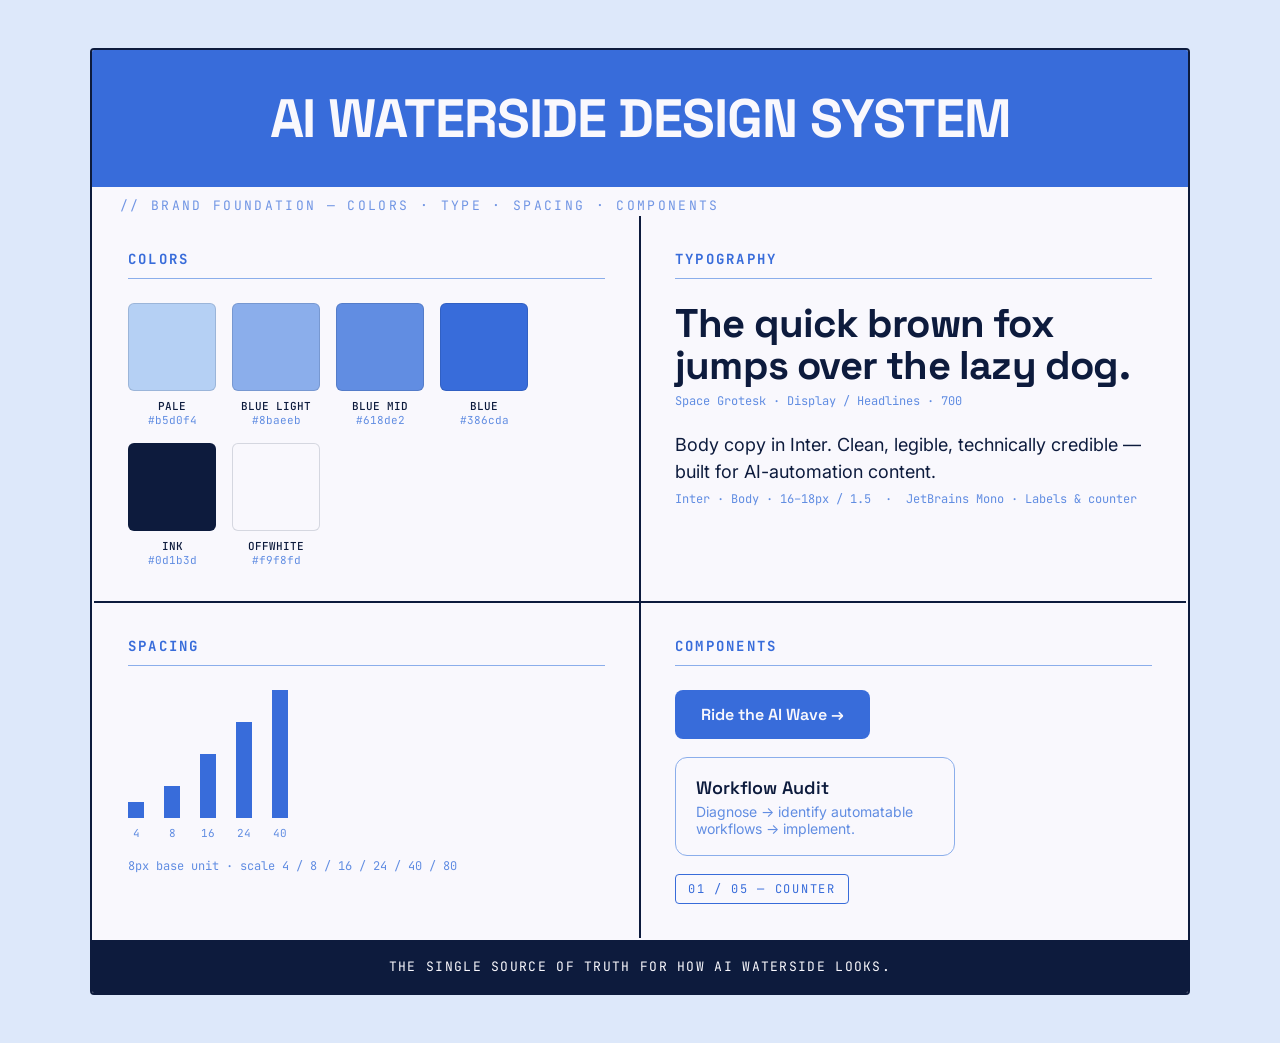
<file: skills/graphic-carousel/brand/design-system.html>
<!DOCTYPE html>
<html lang="en">
<head>
<meta charset="utf-8"/>
<meta name="viewport" content="width=device-width, initial-scale=1"/>
<title>AI Waterside — Design System</title>
<link rel="preconnect" href="https://fonts.googleapis.com">
<link rel="preconnect" href="https://fonts.gstatic.com" crossorigin>
<link href="https://fonts.googleapis.com/css2?family=Space+Grotesk:wght@400;500;600;700&family=Inter:wght@400;500;600&family=JetBrains+Mono:wght@400;500&display=swap" rel="stylesheet">
<style>
  :root{
    --pale:#b5d0f4; --offwhite:#f9f8fd; --blue-light:#8baeeb;
    --blue-mid:#618de2; --blue:#386cda; --ink:#0d1b3d;
  }
  *{box-sizing:border-box;margin:0;padding:0;}
  body{background:#dde8fa;font-family:'Inter',sans-serif;color:var(--ink);
       padding:48px;display:flex;justify-content:center;}
  .board{width:1100px;background:var(--offwhite);border:2px solid var(--ink);
         border-radius:4px;overflow:hidden;}
  .topbar{background:var(--blue);color:var(--offwhite);text-align:center;
          padding:34px;font-family:'Space Grotesk',sans-serif;font-weight:700;
          font-size:54px;letter-spacing:-0.02em;text-transform:uppercase;}
  .eyebrow{font-family:'JetBrains Mono',monospace;font-size:13px;letter-spacing:0.18em;
           text-transform:uppercase;color:var(--blue);opacity:.7;padding:10px 28px 0;}
  .grid{display:grid;grid-template-columns:1fr 1fr;gap:2px;background:var(--ink);
        margin:2px;}
  .cell{background:var(--offwhite);padding:34px;}
  .cell h2{font-family:'JetBrains Mono',monospace;font-size:14px;letter-spacing:0.16em;
           text-transform:uppercase;color:var(--blue);margin-bottom:24px;
           border-bottom:1px solid var(--blue-light);padding-bottom:10px;}
  /* colors */
  .swatches{display:flex;gap:16px;flex-wrap:wrap;}
  .swatch{text-align:center;}
  .chip{width:88px;height:88px;border-radius:6px;border:1px solid rgba(13,27,61,.15);}
  .swatch .name{font-family:'JetBrains Mono',monospace;font-size:11px;margin-top:8px;font-weight:500;}
  .swatch .hex{font-family:'JetBrains Mono',monospace;font-size:11px;color:var(--blue-mid);}
  /* type */
  .h1{font-family:'Space Grotesk',sans-serif;font-weight:700;font-size:40px;line-height:1.05;
      letter-spacing:-0.02em;}
  .meta{font-family:'JetBrains Mono',monospace;font-size:12px;color:var(--blue-mid);margin:6px 0 22px;}
  .body{font-family:'Inter',sans-serif;font-size:18px;line-height:1.5;}
  /* spacing */
  .bars{display:flex;align-items:flex-end;gap:20px;margin-top:8px;}
  .bar{background:var(--blue);width:16px;}
  .spaceitem{text-align:center;font-family:'JetBrains Mono',monospace;font-size:11px;color:var(--blue-mid);margin-top:8px;}
  /* components */
  .btn{display:inline-block;background:var(--blue);color:var(--offwhite);
       font-family:'Space Grotesk',sans-serif;font-weight:600;font-size:16px;
       padding:14px 26px;border-radius:8px;}
  .card{border:1px solid var(--blue-light);border-radius:12px;padding:18px 20px;max-width:280px;margin-top:18px;}
  .card .t{font-family:'Space Grotesk',sans-serif;font-weight:600;font-size:18px;}
  .card .d{font-family:'Inter',sans-serif;font-size:14px;color:var(--blue-mid);margin-top:4px;}
  .mono-label{display:inline-block;font-family:'JetBrains Mono',monospace;font-size:12px;
              letter-spacing:0.14em;text-transform:uppercase;color:var(--blue);
              border:1px solid var(--blue);border-radius:4px;padding:6px 12px;margin-top:18px;}
  .footer{background:var(--ink);color:var(--offwhite);text-align:center;
          font-family:'JetBrains Mono',monospace;font-size:13px;letter-spacing:0.1em;
          text-transform:uppercase;padding:18px;}
</style>
</head>
<body>
  <div class="board">
    <div class="topbar">AI Waterside Design System</div>
    <div class="eyebrow">// Brand foundation — colors · type · spacing · components</div>
    <div class="grid">
      <div class="cell">
        <h2>Colors</h2>
        <div class="swatches">
          <div class="swatch"><div class="chip" style="background:#b5d0f4"></div><div class="name">PALE</div><div class="hex">#b5d0f4</div></div>
          <div class="swatch"><div class="chip" style="background:#8baeeb"></div><div class="name">BLUE LIGHT</div><div class="hex">#8baeeb</div></div>
          <div class="swatch"><div class="chip" style="background:#618de2"></div><div class="name">BLUE MID</div><div class="hex">#618de2</div></div>
          <div class="swatch"><div class="chip" style="background:#386cda"></div><div class="name">BLUE</div><div class="hex">#386cda</div></div>
          <div class="swatch"><div class="chip" style="background:#0d1b3d"></div><div class="name">INK</div><div class="hex">#0d1b3d</div></div>
          <div class="swatch"><div class="chip" style="background:#f9f8fd"></div><div class="name">OFFWHITE</div><div class="hex">#f9f8fd</div></div>
        </div>
      </div>
      <div class="cell">
        <h2>Typography</h2>
        <div class="h1">The quick brown fox jumps over the lazy dog.</div>
        <div class="meta">Space Grotesk · Display / Headlines · 700</div>
        <div class="body">Body copy in Inter. Clean, legible, technically credible — built for AI-automation content.</div>
        <div class="meta">Inter · Body · 16–18px / 1.5 &nbsp;·&nbsp; JetBrains Mono · Labels &amp; counter</div>
      </div>
      <div class="cell">
        <h2>Spacing</h2>
        <div class="bars">
          <div><div class="bar" style="height:16px"></div><div class="spaceitem">4</div></div>
          <div><div class="bar" style="height:32px"></div><div class="spaceitem">8</div></div>
          <div><div class="bar" style="height:64px"></div><div class="spaceitem">16</div></div>
          <div><div class="bar" style="height:96px"></div><div class="spaceitem">24</div></div>
          <div><div class="bar" style="height:128px"></div><div class="spaceitem">40</div></div>
        </div>
        <div class="meta" style="margin-top:18px">8px base unit · scale 4 / 8 / 16 / 24 / 40 / 80</div>
      </div>
      <div class="cell">
        <h2>Components</h2>
        <a class="btn">Ride the AI Wave →</a>
        <div class="card"><div class="t">Workflow Audit</div><div class="d">Diagnose → identify automatable workflows → implement.</div></div>
        <span class="mono-label">01 / 05 — counter</span>
      </div>
    </div>
    <div class="footer">The single source of truth for how AI Waterside looks.</div>
  </div>
</body>
</html>
</file>
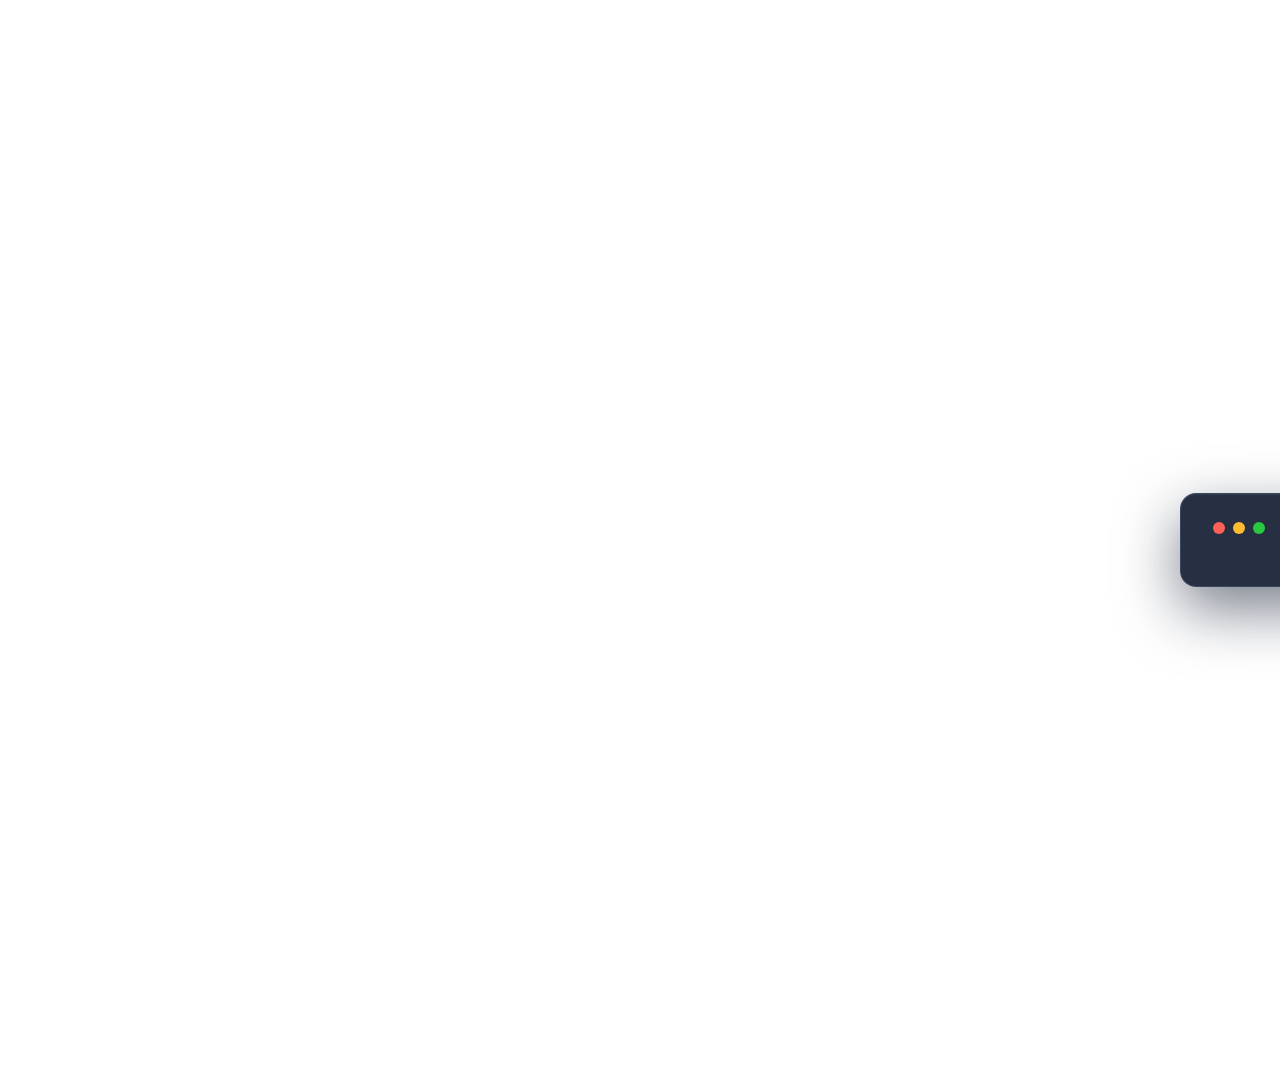
<file: skills/video-editor/scene-library/code-beat.html>
<!doctype html>
<html><head><meta charset="utf-8"><title>code-beat</title>
<link rel="preconnect" href="https://fonts.googleapis.com"><link rel="preconnect" href="https://fonts.gstatic.com" crossorigin>
<link href="https://fonts.googleapis.com/css2?family=Inter:wght@400;600;700;800&family=JetBrains+Mono:wght@400;600;700&display=swap" rel="stylesheet">
<link rel="stylesheet" href="../brand/tokens.css">
<style>
  .term-card {
    position: absolute;
    width: 660px;
    padding: 28px 32px 32px;
    background: rgba(10,20,40,0.88);
    color: var(--aw-text-light);
    border: 1px solid rgba(139,174,235,0.18);
    border-radius: var(--aw-radius);
    box-shadow: 0 22px 60px rgba(10,20,40,0.55), inset 0 1px 0 rgba(255,255,255,0.06);
    font-family: 'JetBrains Mono', monospace;
    backdrop-filter: blur(16px);
  }
  .term-card .bar {
    display: flex; gap: 8px; margin-bottom: 20px;
  }
  .term-card .bar span {
    width: 12px; height: 12px; border-radius: 50%;
    background: rgba(255,255,255,0.22);
  }
  .term-card .bar span:nth-child(1) { background: #ff5f57; }
  .term-card .bar span:nth-child(2) { background: #febc2e; }
  .term-card .bar span:nth-child(3) { background: #28c840; }
  .row {
    display: flex; align-items: center; gap: 14px;
    font-size: 22px; font-weight: 600;
    padding: 9px 0;
    opacity: 0; transform: translateX(-10px);
    transition: opacity 220ms ease, transform 220ms ease;
  }
  .row.in { opacity: 1; transform: translateX(0); }
  .row .prompt { color: var(--aw-blue-soft); }
  .row .cmd    { color: #dfe7f5; }
  .row .tick   { color: #28c840; font-size: 22px; opacity: 0; transition: opacity 200ms ease; }
  .row.done .tick { opacity: 1; }
  .row.done .cmd  { color: rgba(223,231,245,0.65); }
  .layout-A.side-right .term-card { right: 80px; top: 50%; transform: translateY(-50%); }
  .layout-A.side-left  .term-card { left: 80px;  top: 50%; transform: translateY(-50%); }
  .layout-B .term-card { left: 80px; top: 50%; transform: translateY(-50%); width: 1080px; }
  .layout-B .row { font-size: 30px; padding: 12px 0; }
</style></head>
<body>
<div class="stage enter" id="stage">
  <div class="term-card" id="card">
    <div class="bar"><span></span><span></span><span></span></div>
    <div id="rows"></div>
  </div>
</div>
<script>
  window.__READY__ = false;
  window.addEventListener('load', async () => {
    const P = window.__PROPS__ || {};
    const stage = document.getElementById('stage');
    stage.classList.add('layout-' + (P.layout || 'A'));
    if ((P.layout || 'A') === 'A') stage.classList.add('side-' + (P.side || 'right'));
    const rows = P.rows || [];
    const beatStart = P.beat_start_ms || 0;
    const host = document.getElementById('rows');
    rows.forEach(r => {
      const el = document.createElement('div'); el.className = 'row';
      el.innerHTML = `<span class="prompt">$</span><span class="cmd"></span><span class="tick">✓</span>`;
      el.querySelector('.cmd').textContent = r.cmd || r.text || '';
      el.dataset.at   = (r.appear_ms  != null ? r.appear_ms  - beatStart : 0);
      el.dataset.done = (r.done_ms    != null ? r.done_ms    - beatStart : (r.appear_ms ? r.appear_ms - beatStart + 600 : 600));
      host.appendChild(el);
    });
    await document.fonts.ready;
    const start = performance.now();
    function tick() {
      const t = performance.now() - start;
      host.querySelectorAll('.row').forEach(el => {
        if (t >= +el.dataset.at) el.classList.add('in');
        if (t >= +el.dataset.done) el.classList.add('done');
      });
      requestAnimationFrame(tick);
    }
    requestAnimationFrame(tick);
    window.__READY__ = true;
  });
</script>
</body></html>
</file>
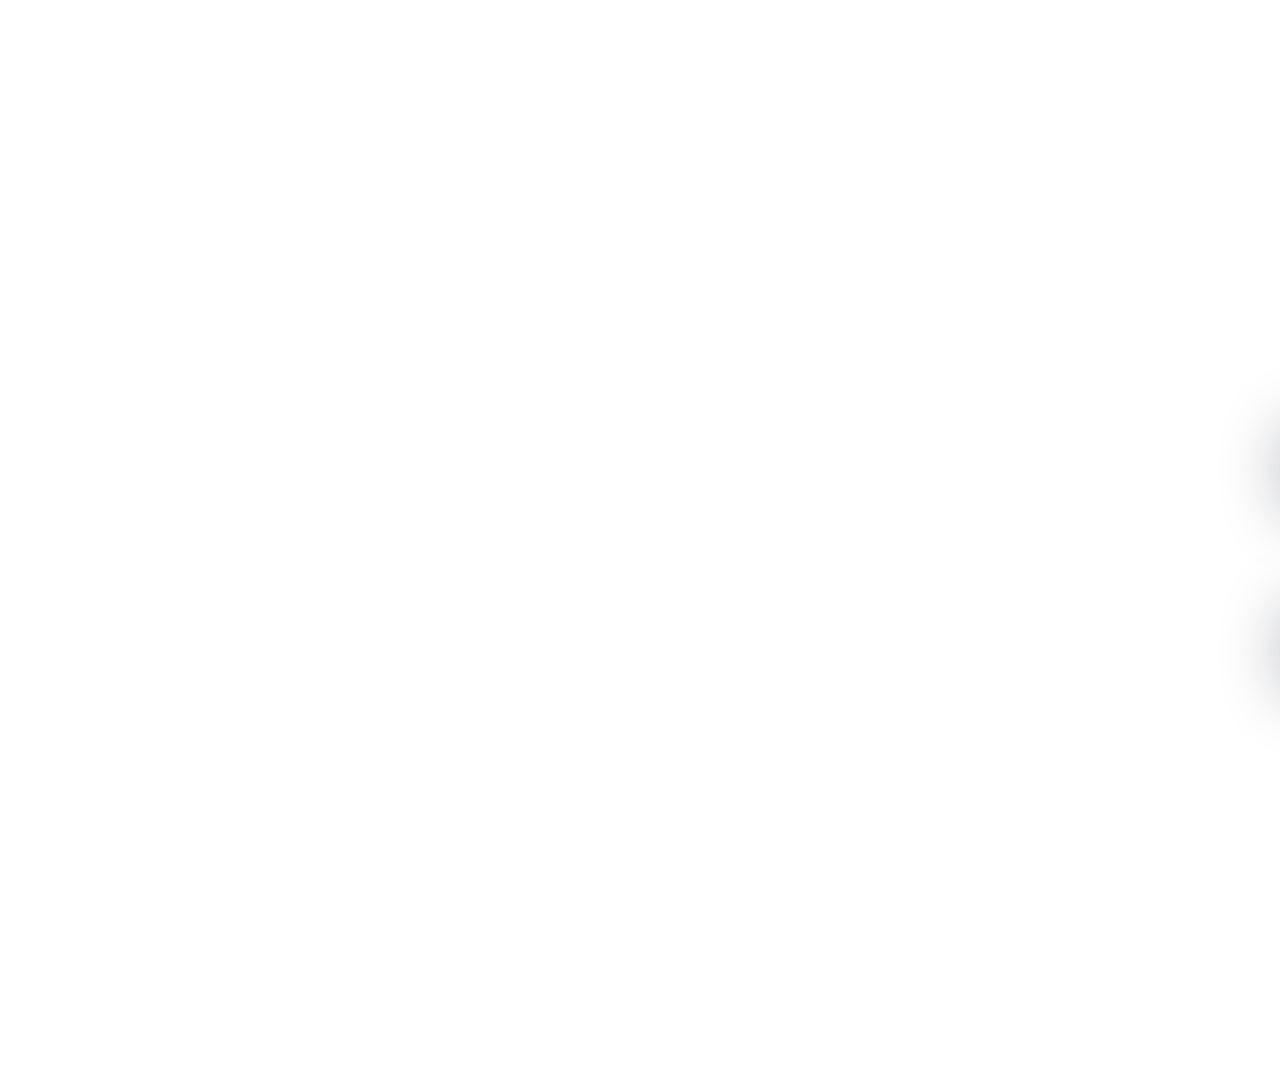
<file: skills/video-editor/scene-library/comparison.html>
<!doctype html>
<html><head><meta charset="utf-8"><title>comparison</title>
<link rel="preconnect" href="https://fonts.googleapis.com"><link rel="preconnect" href="https://fonts.gstatic.com" crossorigin>
<link href="https://fonts.googleapis.com/css2?family=Inter:wght@400;600;700;800&display=swap" rel="stylesheet">
<link rel="stylesheet" href="../brand/tokens.css">
<style>
  .pair {
    position: absolute; display: flex; gap: 24px;
    width: 820px; flex-direction: column;
  }
  .side {
    padding: 28px 32px;
    display: flex; flex-direction: column; gap: 8px;
  }
  .side .tag {
    font-size: 16px; font-weight: 700; letter-spacing: 0.12em; text-transform: uppercase;
    display: inline-flex; align-items: center; gap: 8px;
  }
  .side.before .tag { color: #b0455e; }
  .side.after  .tag { color: var(--aw-primary); }
  .side .tag::before {
    content: ""; width: 8px; height: 8px; border-radius: 50%;
    background: currentColor;
  }
  .side .headline {
    font-size: 32px; font-weight: 700; letter-spacing: -0.02em; color: var(--aw-text-dark);
  }
  .side .detail {
    font-size: 20px; font-weight: 500; color: rgba(10,20,40,0.65); line-height: 1.35;
  }
  .side.after {
    background: linear-gradient(135deg, rgba(56,108,218,0.12), rgba(139,174,235,0.08));
    border: 1px solid rgba(56,108,218,0.22);
  }
  .arrow {
    align-self: center; font-size: 32px; color: var(--aw-primary); font-weight: 800;
  }
  .layout-A.side-right .pair { right: 80px; top: 50%; transform: translateY(-50%); width: 560px; }
  .layout-A.side-left  .pair { left: 80px;  top: 50%; transform: translateY(-50%); width: 560px; }
  .layout-A .side .headline { font-size: 26px; }
  .layout-A .side .detail   { font-size: 17px; }
  .layout-B .pair { left: 50%; top: 50%; transform: translate(-50%, -50%); width: 1500px; flex-direction: row; }
  .layout-B .side { flex: 1; }
  .layout-B .arrow { font-size: 48px; }
</style></head>
<body>
<div class="stage enter" id="stage">
  <div class="pair">
    <div class="side before card" id="before">
      <div class="tag">Before</div>
      <div class="headline" id="bh"></div>
      <div class="detail"  id="bd"></div>
    </div>
    <div class="arrow">→</div>
    <div class="side after card" id="after">
      <div class="tag">After</div>
      <div class="headline" id="ah"></div>
      <div class="detail"  id="ad"></div>
    </div>
  </div>
</div>
<script>
  window.__READY__ = false;
  window.addEventListener('load', async () => {
    const P = window.__PROPS__ || {};
    const stage = document.getElementById('stage');
    stage.classList.add('layout-' + (P.layout || 'A'));
    if ((P.layout || 'A') === 'A') stage.classList.add('side-' + (P.side || 'right'));
    document.getElementById('bh').textContent = (P.before && P.before.headline) || '';
    document.getElementById('bd').textContent = (P.before && P.before.detail) || '';
    document.getElementById('ah').textContent = (P.after && P.after.headline) || '';
    document.getElementById('ad').textContent = (P.after && P.after.detail) || '';
    document.querySelectorAll('.side.before .tag')[0].childNodes[1] && (document.querySelectorAll('.side.before .tag')[0].lastChild.textContent = P.before_label || 'Before');
    if (P.before_label) document.querySelector('.side.before .tag').innerHTML = document.querySelector('.side.before .tag').innerHTML.replace('Before', P.before_label);
    if (P.after_label)  document.querySelector('.side.after .tag').innerHTML  = document.querySelector('.side.after .tag').innerHTML.replace('After', P.after_label);
    await document.fonts.ready;
    window.__READY__ = true;
  });
</script>
</body></html>
</file>
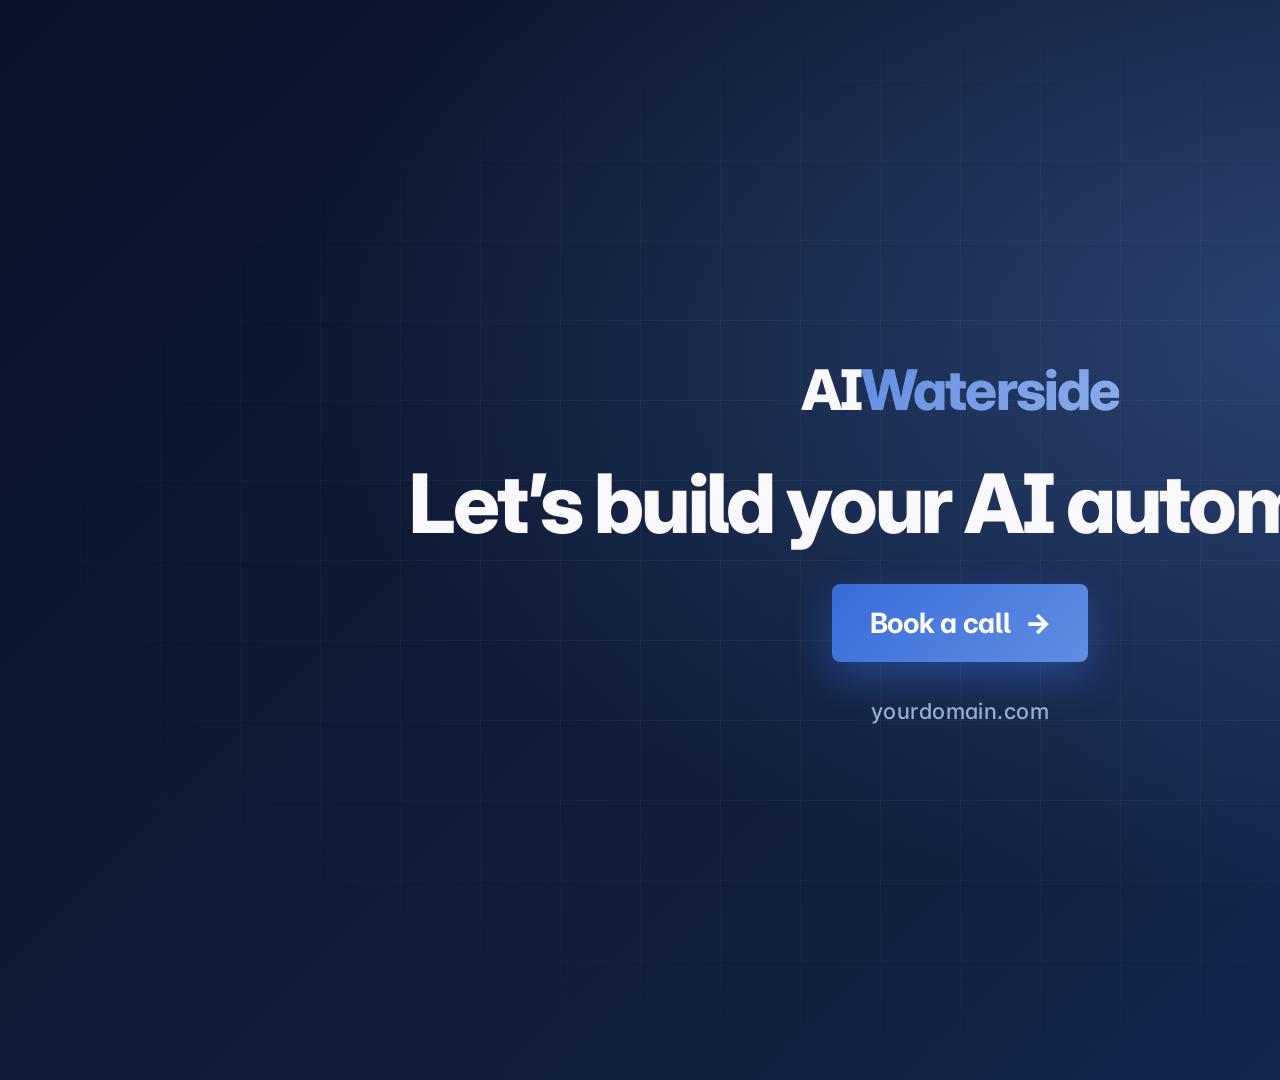
<file: skills/video-editor/scene-library/end-card.html>
<!doctype html>
<html><head><meta charset="utf-8"><title>end-card</title>
<link rel="preconnect" href="https://fonts.googleapis.com"><link rel="preconnect" href="https://fonts.gstatic.com" crossorigin>
<link href="https://fonts.googleapis.com/css2?family=Inter:wght@400;600;700;800&display=swap" rel="stylesheet">
<link rel="stylesheet" href="../brand/tokens.css">
<style>
  .bg {
    position: absolute; inset: 0;
    background: radial-gradient(ellipse at 70% 30%, rgba(97,141,226,0.32), transparent 55%),
                linear-gradient(135deg, #0a1428 0%, #11203f 60%, #163163 100%);
  }
  .grid {
    position: absolute; inset: 0;
    background-image:
      linear-gradient(rgba(255,255,255,0.04) 1px, transparent 1px),
      linear-gradient(90deg, rgba(255,255,255,0.04) 1px, transparent 1px);
    background-size: 80px 80px;
    mask-image: radial-gradient(ellipse at center, black 35%, transparent 75%);
  }
  .wrap {
    position: absolute; inset: 0;
    display: flex; flex-direction: column; align-items: center; justify-content: center;
    gap: 36px; color: var(--aw-text-light);
  }
  .logo-row {
    display: flex; align-items: center; gap: 20px;
  }
  .logo-row img { height: 240px; }
  .logo-row.has-logo .wordmark { display: none; }
  .logo-row .wordmark {
    font-size: 56px; font-weight: 800; letter-spacing: -0.035em;
  }
  .logo-row .wordmark .accent {
    background: var(--aw-gradient); -webkit-background-clip: text; background-clip: text; color: transparent;
  }
  .headline {
    font-size: 82px; font-weight: 800; letter-spacing: -0.035em; text-align: center;
    max-width: 1400px; line-height: 1.08;
  }
  .cta {
    display: inline-flex; align-items: center; gap: 14px;
    padding: 22px 38px;
    background: var(--aw-gradient-primary);
    color: #fff; font-size: 28px; font-weight: 700; letter-spacing: -0.01em;
    border-radius: var(--aw-radius-sm);
    box-shadow: 0 14px 40px rgba(56,108,218,0.45);
  }
  .cta .arrow { font-weight: 800; }
  .url { font-size: 22px; font-weight: 500; color: rgba(181,208,244,0.8); letter-spacing: 0.02em; }
</style></head>
<body>
<div class="stage enter" id="stage">
  <div class="bg"></div><div class="grid"></div>
  <div class="wrap">
    <div class="logo-row">
      <img id="logo" style="display:none"/>
      <div class="wordmark">AI<span class="accent">Waterside</span></div>
    </div>
    <div class="headline" id="headline"></div>
    <div class="cta" id="cta"><span id="cta-text"></span><span class="arrow">→</span></div>
    <div class="url" id="url"></div>
  </div>
</div>
<script>
  window.__READY__ = false;
  window.addEventListener('load', async () => {
    const P = window.__PROPS__ || {};
    const logoEl = document.getElementById('logo');
    if (P.logo_src) {
      const ok = await new Promise(res => {
        logoEl.onload = () => res(true);
        logoEl.onerror = () => res(false);
        logoEl.src = P.logo_src;
      });
      if (ok) {
        logoEl.style.display = '';
        document.querySelector('.logo-row').classList.add('has-logo');
        try { await logoEl.decode(); } catch(e) {}
      }
    } else {
      logoEl.style.display = 'none';
    }
    document.getElementById('headline').textContent = P.headline || 'Let\u2019s build your AI automation.';
    document.getElementById('cta-text').textContent = P.cta || 'Book a call';
    document.getElementById('url').textContent = P.url || 'yourdomain.com';
    await document.fonts.ready;
    window.__READY__ = true;
  });
</script>
</body></html>
</file>
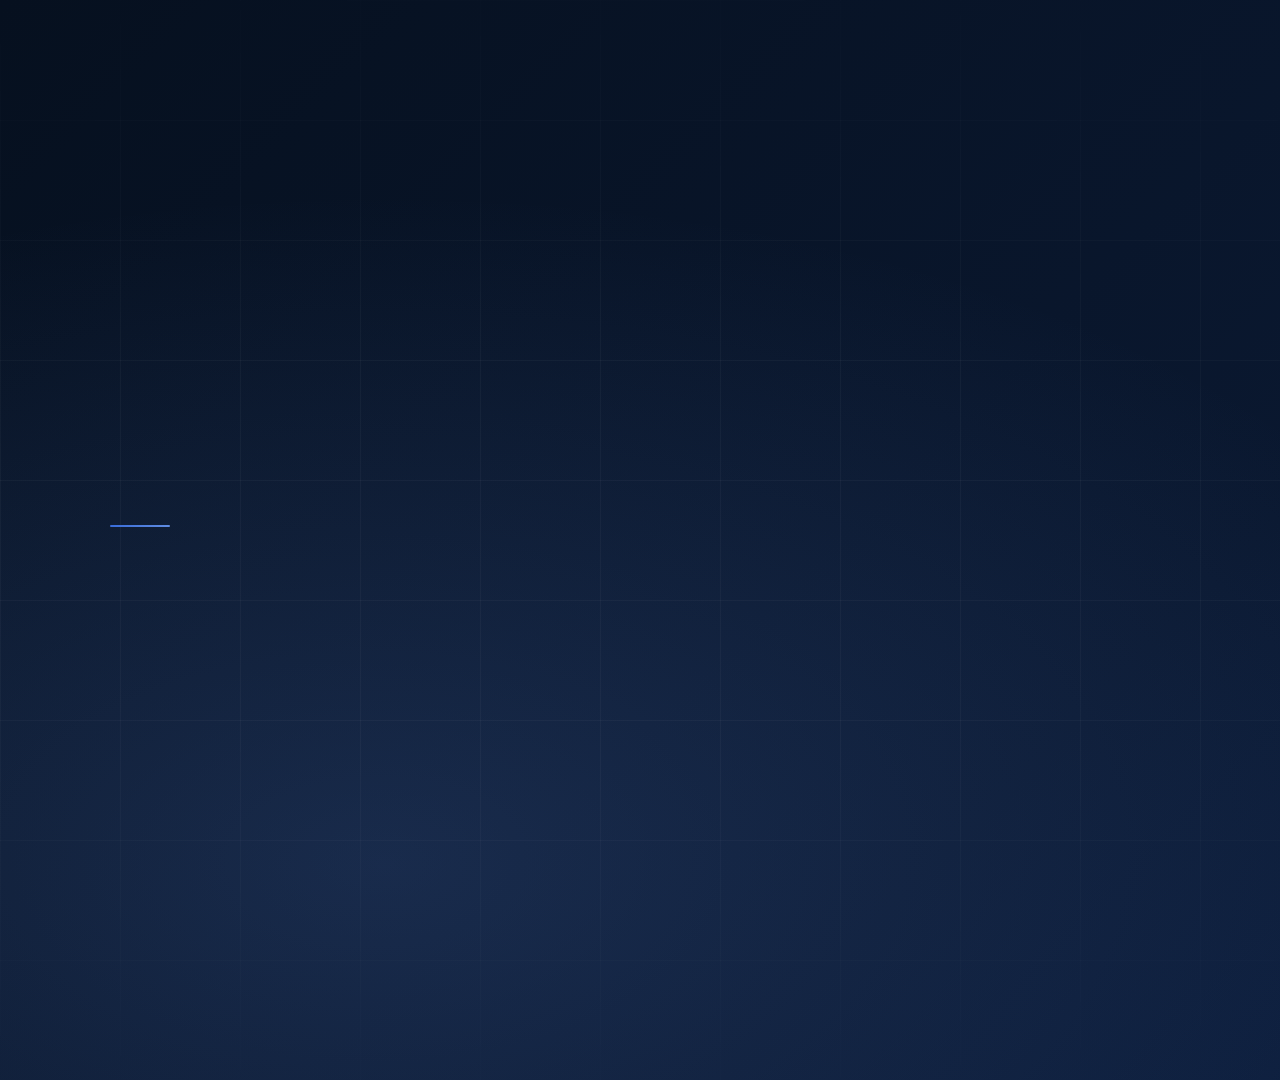
<file: skills/video-editor/scene-library/feature-list.html>
<!doctype html>
<html><head><meta charset="utf-8"><title>feature-list</title>
<link rel="preconnect" href="https://fonts.googleapis.com"><link rel="preconnect" href="https://fonts.gstatic.com" crossorigin>
<link href="https://fonts.googleapis.com/css2?family=Inter:wght@500;600;700;800&display=swap" rel="stylesheet">
<link rel="stylesheet" href="../brand/tokens.css">
<style>
  .bg {
    position: absolute; inset: 0;
    background:
      radial-gradient(ellipse at 20% 80%, rgba(97,141,226,0.18), transparent 55%),
      linear-gradient(135deg, #06101f 0%, #0a1830 60%, #0e2246 100%);
  }
  .grid {
    position: absolute; inset: 0;
    background-image:
      linear-gradient(rgba(255,255,255,0.035) 1px, transparent 1px),
      linear-gradient(90deg, rgba(255,255,255,0.035) 1px, transparent 1px);
    background-size: 120px 120px;
    mask-image: radial-gradient(ellipse at 30% 50%, black 30%, transparent 80%);
  }
  .wrap {
    position: absolute; top: 50%; transform: translateY(-50%);
    left: 110px; width: 880px;
    display: flex; flex-direction: column; gap: 28px;
  }
  .eyebrow {
    display: flex; align-items: center; gap: 16px;
    font-size: 20px; font-weight: 600; letter-spacing: 0.22em; text-transform: uppercase;
    color: rgba(181,208,244,0.95);
  }
  .eyebrow::before {
    content: ""; width: 60px; height: 2px; border-radius: 2px;
    background: var(--aw-gradient-primary);
  }
  .items { display: flex; flex-direction: column; gap: 22px; }
  .item {
    display: flex; align-items: baseline; gap: 22px;
    font-size: 72px; font-weight: 800; letter-spacing: -0.035em; line-height: 1.05;
    color: #f4f8ff;
    text-shadow: 0 2px 30px rgba(97,141,226,0.25);
    opacity: 0; transform: translateX(-24px);
    transition: opacity 450ms ease, transform 450ms cubic-bezier(.2,.7,.2,1);
  }
  .item.visible { opacity: 1; transform: translateX(0); }
  .check {
    display: inline-flex; align-items: center; justify-content: center;
    font-size: 72px; font-weight: 400;
    color: #9ec5ff;
    text-shadow: 0 0 20px rgba(97,141,226,0.55), 0 0 40px rgba(97,141,226,0.35);
  }
  .footer {
    position: absolute; left: 110px; bottom: 80px;
    font-size: 18px; color: rgba(181,208,244,0.55); letter-spacing: 0.12em; text-transform: uppercase;
  }
</style></head>
<body>
<div class="stage" id="stage">
  <div class="bg"></div><div class="grid"></div>
  <div class="wrap">
    <div class="eyebrow" id="eyebrow"></div>
    <div class="items" id="items"></div>
  </div>
  <div class="footer" id="footer"></div>
</div>
<script>
  window.__READY__ = false;
  window.addEventListener('load', async () => {
    const P = window.__PROPS__ || {};
    document.getElementById('eyebrow').textContent = P.eyebrow || '';
    document.getElementById('footer').textContent  = P.footer || '';
    const items = P.items || [];
    const box = document.getElementById('items');
    items.forEach((it, i) => {
      const d = document.createElement('div');
      d.className = 'item';
      const text = (it.text || "").replace(/[&<>]/g, c => ({'&':'&amp;','<':'&lt;','>':'&gt;'}[c]));
      d.innerHTML = `<span class="label">${text}</span><span class="check">&#10003;</span>`;
      box.appendChild(d);
      setTimeout(() => d.classList.add('visible'), it.appear_ms || (i * 700));
    });
    await document.fonts.ready;
    window.__READY__ = true;
  });
</script>
</body></html>
</file>
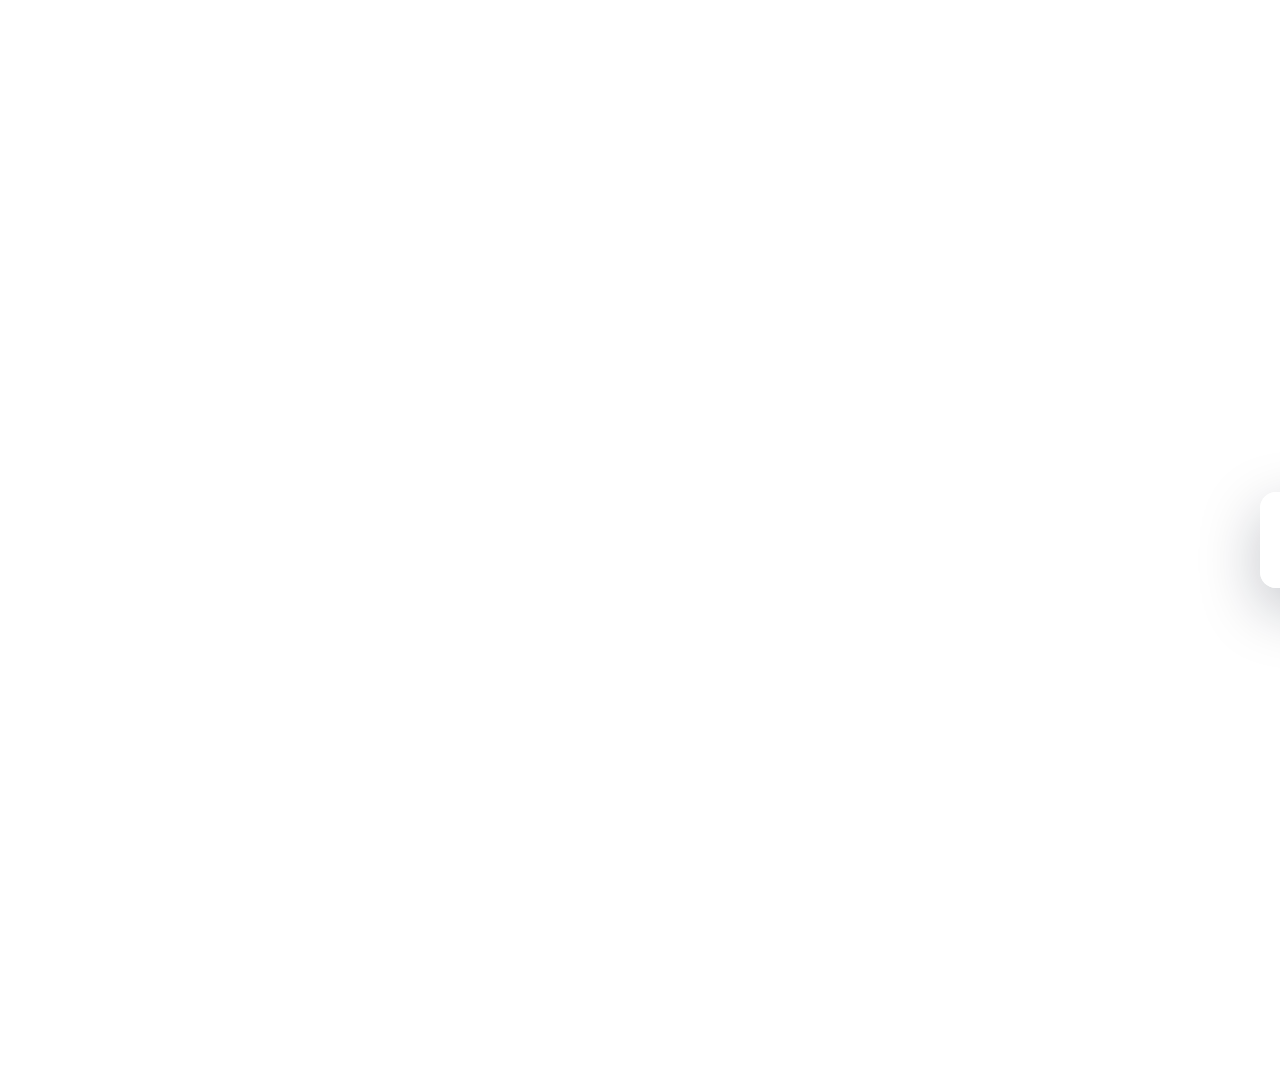
<file: skills/video-editor/scene-library/list-build.html>
<!doctype html>
<html><head><meta charset="utf-8"><title>list-build</title>
<link rel="preconnect" href="https://fonts.googleapis.com"><link rel="preconnect" href="https://fonts.gstatic.com" crossorigin>
<link href="https://fonts.googleapis.com/css2?family=Inter:wght@400;600;700;800&display=swap" rel="stylesheet">
<link rel="stylesheet" href="../brand/tokens.css">
<style>
  .list-card {
    position: absolute; width: 580px; padding: 36px 44px;
    display: flex; flex-direction: column; gap: 18px;
  }
  .list-card .title {
    font-size: 22px; font-weight: 700; letter-spacing: 0.08em;
    text-transform: uppercase; color: var(--aw-primary);
    margin-bottom: 4px;
  }
  .item {
    display: flex; align-items: center; gap: 18px;
    font-size: 30px; font-weight: 600; color: var(--aw-text-dark);
    letter-spacing: -0.015em;
    opacity: 0; transform: translateX(-12px);
    transition: opacity 300ms ease, transform 300ms ease;
  }
  .item.in { opacity: 1; transform: translateX(0); }
  .check {
    flex: 0 0 40px; width: 40px; height: 40px; border-radius: 12px;
    background: var(--aw-gradient-primary);
    display: flex; align-items: center; justify-content: center;
    box-shadow: 0 6px 16px rgba(56,108,218,0.35);
  }
  .check svg { width: 22px; height: 22px; stroke: #fff; fill: none; stroke-width: 3.5; stroke-linecap: round; stroke-linejoin: round; }
  .layout-A.side-right .list-card { right: 80px; top: 50%; transform: translateY(-50%); }
  .layout-A.side-left  .list-card { left: 80px;  top: 50%; transform: translateY(-50%); }
  .layout-B .list-card { left: 80px; top: 50%; transform: translateY(-50%); width: 1000px; }
  .layout-B .item { font-size: 44px; }
  .layout-B .check { flex-basis: 56px; width: 56px; height: 56px; border-radius: 16px; }
  .layout-B .check svg { width: 30px; height: 30px; }
</style></head>
<body>
<div class="stage" id="stage">
  <div class="list-card card enter" id="card">
    <div class="title" id="title"></div>
    <div id="items"></div>
  </div>
</div>
<script>
  window.__READY__ = false;
  window.addEventListener('load', async () => {
    const P = window.__PROPS__ || {};
    const stage = document.getElementById('stage');
    stage.classList.add('layout-' + (P.layout || 'A'));
    if ((P.layout || 'A') === 'A') stage.classList.add('side-' + (P.side || 'right'));
    document.getElementById('title').textContent = P.title || '';
    const host = document.getElementById('items');
    const items = P.items || [];
    const beatStart = P.beat_start_ms || 0;
    items.forEach((it) => {
      const row = document.createElement('div'); row.className = 'item';
      row.innerHTML = `<div class="check"><svg viewBox="0 0 24 24"><polyline points="4,12 10,18 20,6"/></svg></div><div class="text"></div>`;
      row.querySelector('.text').textContent = it.text;
      row.dataset.at = (it.appear_ms != null ? it.appear_ms - beatStart : 0);
      host.appendChild(row);
    });
    await document.fonts.ready;
    const start = performance.now();
    function tick() {
      const t = performance.now() - start;
      host.querySelectorAll('.item').forEach(el => {
        if (t >= +el.dataset.at) el.classList.add('in');
      });
      requestAnimationFrame(tick);
    }
    requestAnimationFrame(tick);
    window.__READY__ = true;
  });
</script>
</body></html>
</file>
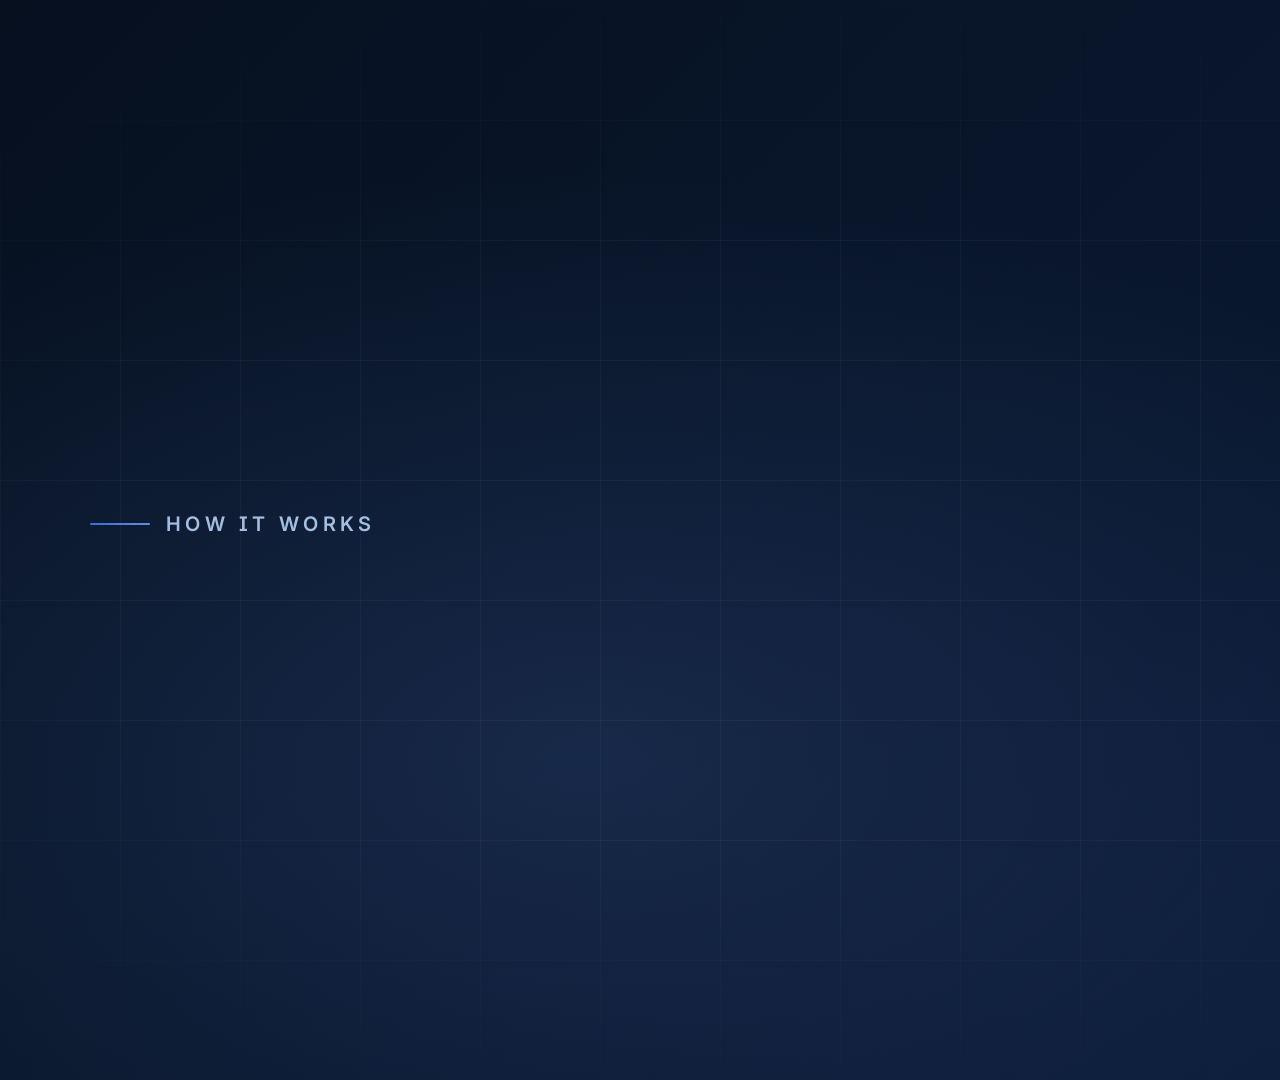
<file: skills/video-editor/scene-library/process-flow.html>
<!doctype html>
<html><head><meta charset="utf-8"><title>process-flow</title>
<link rel="preconnect" href="https://fonts.googleapis.com"><link rel="preconnect" href="https://fonts.gstatic.com" crossorigin>
<link href="https://fonts.googleapis.com/css2?family=Inter:wght@500;600;700;800&display=swap" rel="stylesheet">
<link rel="stylesheet" href="../brand/tokens.css">
<style>
  .bg {
    position: absolute; inset: 0;
    background:
      radial-gradient(ellipse at 30% 70%, rgba(97,141,226,0.16), transparent 55%),
      linear-gradient(135deg, #06101f 0%, #0a1830 60%, #0e2246 100%);
  }
  .grid {
    position: absolute; inset: 0;
    background-image:
      linear-gradient(rgba(255,255,255,0.035) 1px, transparent 1px),
      linear-gradient(90deg, rgba(255,255,255,0.035) 1px, transparent 1px);
    background-size: 120px 120px;
    mask-image: radial-gradient(ellipse at 40% 50%, black 40%, transparent 80%);
  }
  .wrap {
    position: absolute; top: 50%; transform: translateY(-50%);
    left: 90px; width: 960px;
    display: flex; flex-direction: column; gap: 32px;
  }
  .eyebrow {
    display: flex; align-items: center; gap: 16px;
    font-size: 20px; font-weight: 600; letter-spacing: 0.22em; text-transform: uppercase;
    color: rgba(181,208,244,0.9);
  }
  .eyebrow::before {
    content: ""; width: 60px; height: 2px; border-radius: 2px;
    background: var(--aw-gradient-primary);
  }
  .row { display: flex; align-items: center; gap: 18px; }
  .node {
    width: 200px; height: 168px;
    background: rgba(16,22,38,0.55);
    border: 1.5px solid rgba(155,185,240,0.35);
    border-radius: 14px;
    display: flex; flex-direction: column; align-items: center; justify-content: center;
    gap: 14px;
    box-shadow: inset 0 1px 0 rgba(255,255,255,0.05), 0 24px 48px rgba(0,0,0,0.35);
    opacity: 0; transform: translateY(12px);
    transition: opacity 450ms ease, transform 450ms cubic-bezier(.2,.7,.2,1);
  }
  .node.visible { opacity: 1; transform: translateY(0); }
  .node .icon {
    font-size: 54px; line-height: 1;
    background: linear-gradient(135deg,#9ec5ff 0%,#b5d0f4 100%);
    -webkit-background-clip: text; background-clip: text; color: transparent;
    text-shadow: 0 0 20px rgba(97,141,226,0.45);
  }
  .node .label {
    font-size: 18px; font-weight: 700; letter-spacing: 0.18em; text-transform: uppercase;
    color: rgba(220,230,250,0.92);
  }
  .arrow {
    color: rgba(155,185,240,0.55); font-size: 40px; line-height: 1;
    opacity: 0; transition: opacity 400ms ease 150ms;
  }
  .arrow.visible { opacity: 1; }
</style></head>
<body>
<div class="stage" id="stage">
  <div class="bg"></div><div class="grid"></div>
  <div class="wrap">
    <div class="eyebrow" id="eyebrow"></div>
    <div class="row" id="row"></div>
  </div>
</div>
<script>
  window.__READY__ = false;
  window.addEventListener('load', async () => {
    const P = window.__PROPS__ || {};
    document.getElementById('eyebrow').textContent = P.eyebrow || 'HOW IT WORKS';
    const nodes = (P.nodes || []).slice(0, 4);
    const row = document.getElementById('row');
    nodes.forEach((n, i) => {
      const d = document.createElement('div');
      d.className = 'node';
      d.innerHTML = `<div class="icon">${n.icon || '&#9632;'}</div><div class="label">${(n.label||'').replace(/[&<>]/g,c=>({'&':'&amp;','<':'&lt;','>':'&gt;'}[c]))}</div>`;
      row.appendChild(d);
      setTimeout(() => d.classList.add('visible'), n.appear_ms != null ? n.appear_ms : i * 600);
      if (i < nodes.length - 1) {
        const a = document.createElement('div');
        a.className = 'arrow'; a.textContent = '→';
        row.appendChild(a);
        setTimeout(() => a.classList.add('visible'), (n.appear_ms != null ? n.appear_ms : i * 600) + 250);
      }
    });
    await document.fonts.ready;
    window.__READY__ = true;
  });
</script>
</body></html>
</file>
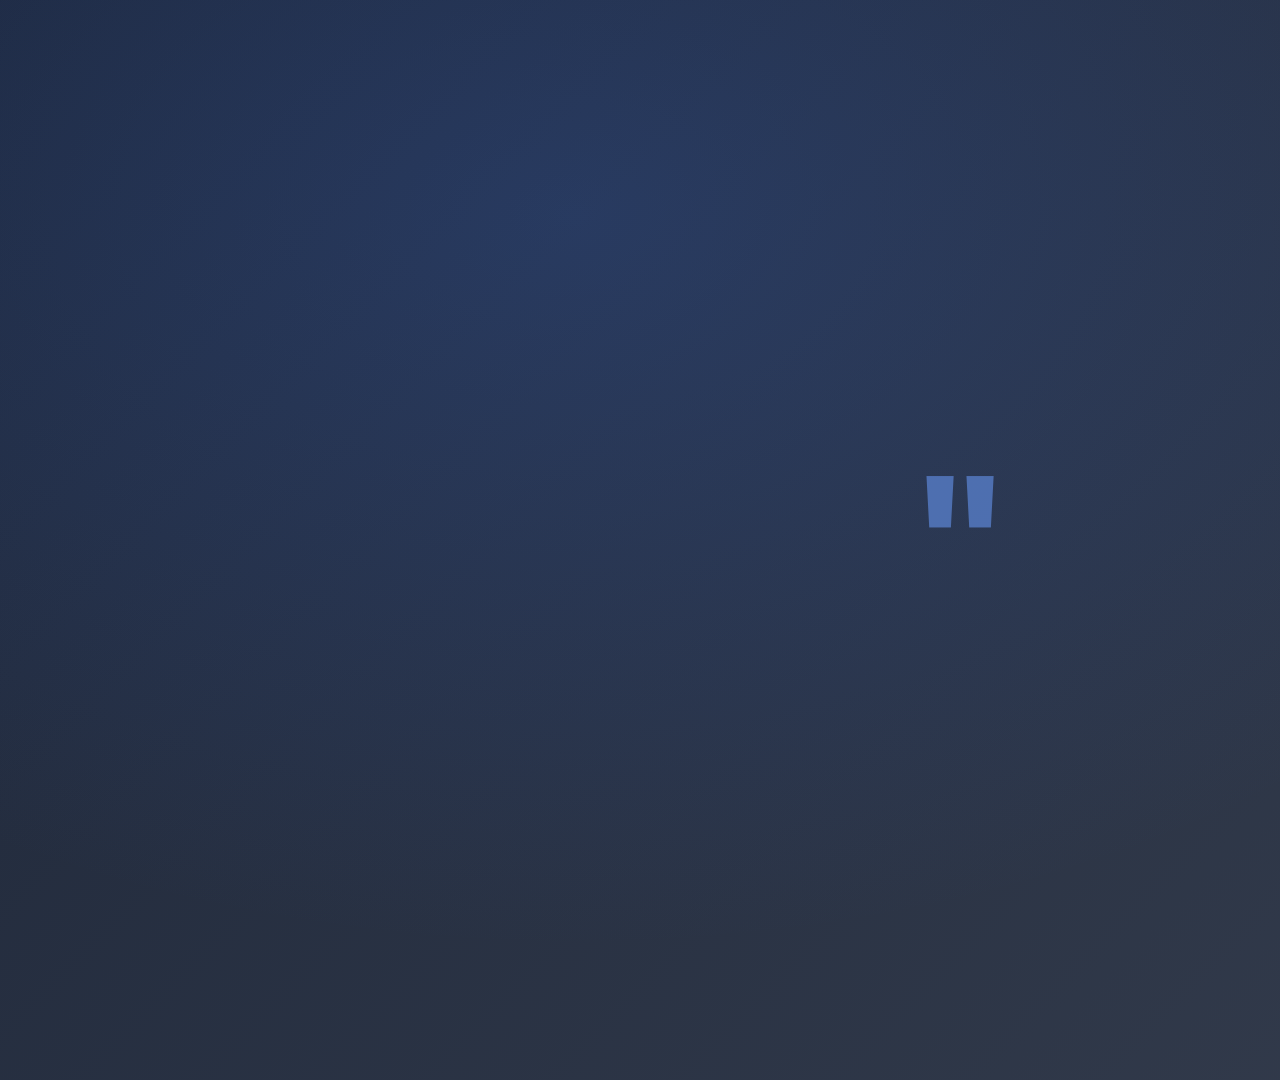
<file: skills/video-editor/scene-library/quote-card.html>
<!doctype html>
<html><head><meta charset="utf-8"><title>quote-card</title>
<link rel="preconnect" href="https://fonts.googleapis.com"><link rel="preconnect" href="https://fonts.gstatic.com" crossorigin>
<link href="https://fonts.googleapis.com/css2?family=Inter:wght@400;600;700;800&display=swap" rel="stylesheet">
<link rel="stylesheet" href="../brand/tokens.css">
<style>
  .backdrop {
    position: absolute; inset: 0;
    background: radial-gradient(ellipse at 30% 20%, rgba(56,108,218,0.22), transparent 60%),
                linear-gradient(135deg, rgba(10,20,40,0.92) 0%, rgba(10,20,40,0.82) 100%);
  }
  .quote-wrap {
    position: absolute; inset: 0;
    display: flex; align-items: center; justify-content: center;
    padding: 120px;
  }
  .quote {
    max-width: 1400px; color: var(--aw-text-light);
    text-align: left;
  }
  .mark {
    font-size: 180px; line-height: 0.8; font-weight: 800;
    color: var(--aw-blue-mid); opacity: 0.65; margin-bottom: -40px;
  }
  .quote .body {
    font-size: 78px; font-weight: 700; line-height: 1.18;
    letter-spacing: -0.028em;
  }
  .quote .attr {
    margin-top: 36px; font-size: 26px; font-weight: 500;
    color: rgba(249,248,253,0.7); letter-spacing: 0.02em;
  }
  .quote .attr strong { color: var(--aw-blue-soft); font-weight: 700; }
  /* Layout B is the default (full-stage). Layout A shrinks to a side card. */
  .layout-A .backdrop { background: transparent; }
  .layout-A .quote-wrap { justify-content: flex-end; padding: 60px 80px; }
  .layout-A .quote { max-width: 640px; background: var(--aw-glass-dark); border: var(--aw-border-dark); border-radius: var(--aw-radius); padding: 40px 44px; backdrop-filter: blur(20px); }
  .layout-A .mark { font-size: 110px; margin-bottom: -18px; }
  .layout-A .quote .body { font-size: 42px; }
  .layout-A .quote .attr { font-size: 20px; margin-top: 20px; }
  .layout-A.side-left .quote-wrap { justify-content: flex-start; }
</style></head>
<body>
<div class="stage enter" id="stage">
  <div class="backdrop"></div>
  <div class="quote-wrap">
    <div class="quote">
      <div class="mark">"</div>
      <div class="body" id="body"></div>
      <div class="attr" id="attr"></div>
    </div>
  </div>
</div>
<script>
  window.__READY__ = false;
  window.addEventListener('load', async () => {
    const P = window.__PROPS__ || {};
    const stage = document.getElementById('stage');
    stage.classList.add('layout-' + (P.layout || 'B'));
    if ((P.layout || 'B') === 'A') stage.classList.add('side-' + (P.side || 'right'));
    document.getElementById('body').textContent = P.quote || '';
    const attr = P.attribution || '';
    document.getElementById('attr').innerHTML = attr ? ('— <strong>' + attr + '</strong>') : '';
    await document.fonts.ready;
    window.__READY__ = true;
  });
</script>
</body></html>
</file>
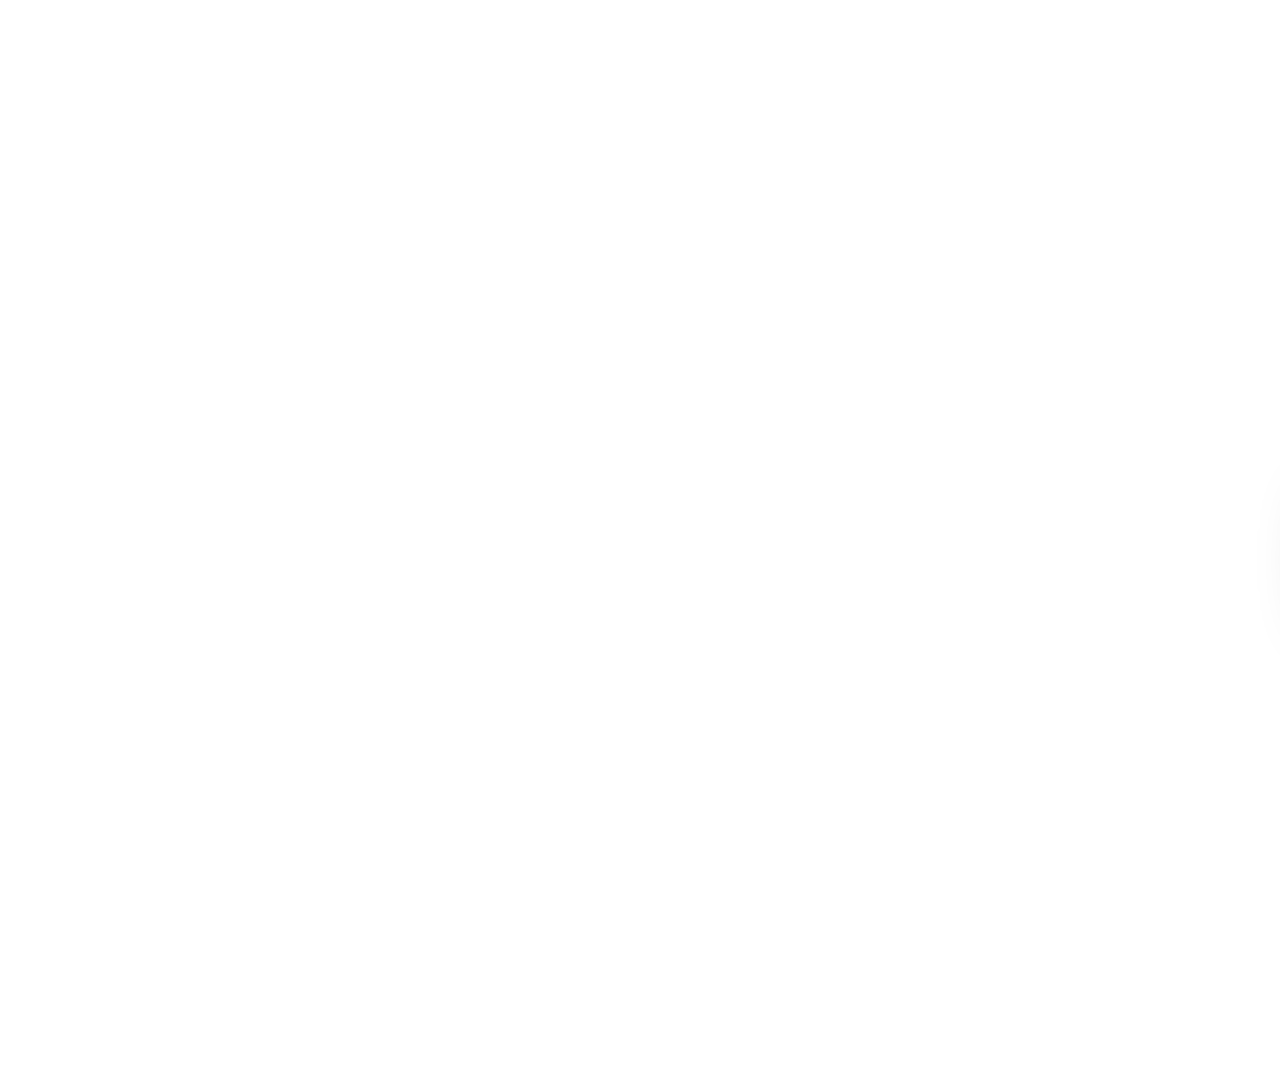
<file: skills/video-editor/scene-library/stat-callout.html>
<!doctype html>
<html><head><meta charset="utf-8"><title>stat-callout</title>
<link rel="preconnect" href="https://fonts.googleapis.com"><link rel="preconnect" href="https://fonts.gstatic.com" crossorigin>
<link href="https://fonts.googleapis.com/css2?family=Inter:wght@400;600;700;800&display=swap" rel="stylesheet">
<link rel="stylesheet" href="../brand/tokens.css">
<style>
  .stat-card {
    position: absolute;
    width: 520px;
    padding: 44px 48px;
    display: flex; flex-direction: column; gap: 12px;
  }
  .stat-card .eyebrow {
    font-size: 18px; font-weight: 600; letter-spacing: 0.14em; text-transform: uppercase;
    color: var(--aw-primary); opacity: 0.85;
  }
  .stat-card .number {
    font-size: 148px; font-weight: 800; line-height: 0.95;
    letter-spacing: -0.045em;
    background: var(--aw-gradient-primary);
    -webkit-background-clip: text; background-clip: text; color: transparent;
  }
  .stat-card .label {
    font-size: 32px; font-weight: 600; color: var(--aw-text-dark); letter-spacing: -0.01em;
  }
  .stat-card .sub {
    font-size: 20px; color: rgba(10,20,40,0.62); font-weight: 500; margin-top: 4px;
  }
  .layout-A.side-left .stat-card { left: 80px; top: 50%; transform: translateY(-50%); }
  .layout-A.side-right .stat-card { right: 80px; top: 50%; transform: translateY(-50%); }
  .layout-B .stat-card { left: 80px; top: 50%; transform: translateY(-50%); width: 900px; }
  .layout-B .stat-card .number { font-size: 240px; }
</style></head>
<body>
<div class="stage" id="stage">
  <div class="stat-card card enter" id="card">
    <div class="eyebrow" id="eyebrow"></div>
    <div class="number" id="number"></div>
    <div class="label" id="label"></div>
    <div class="sub" id="sub"></div>
  </div>
</div>
<script>
  window.__READY__ = false;
  window.addEventListener('load', async () => {
    const P = window.__PROPS__ || {};
    const stage = document.getElementById('stage');
    stage.classList.add('layout-' + (P.layout || 'A'));
    if ((P.layout || 'A') === 'A') stage.classList.add('side-' + (P.side || 'right'));
    document.getElementById('eyebrow').textContent = P.eyebrow || '';
    document.getElementById('number').textContent = P.number || '';
    document.getElementById('label').textContent  = P.label || '';
    document.getElementById('sub').textContent    = P.sub || '';
    await document.fonts.ready;
    window.__READY__ = true;
  });
</script>
</body></html>
</file>
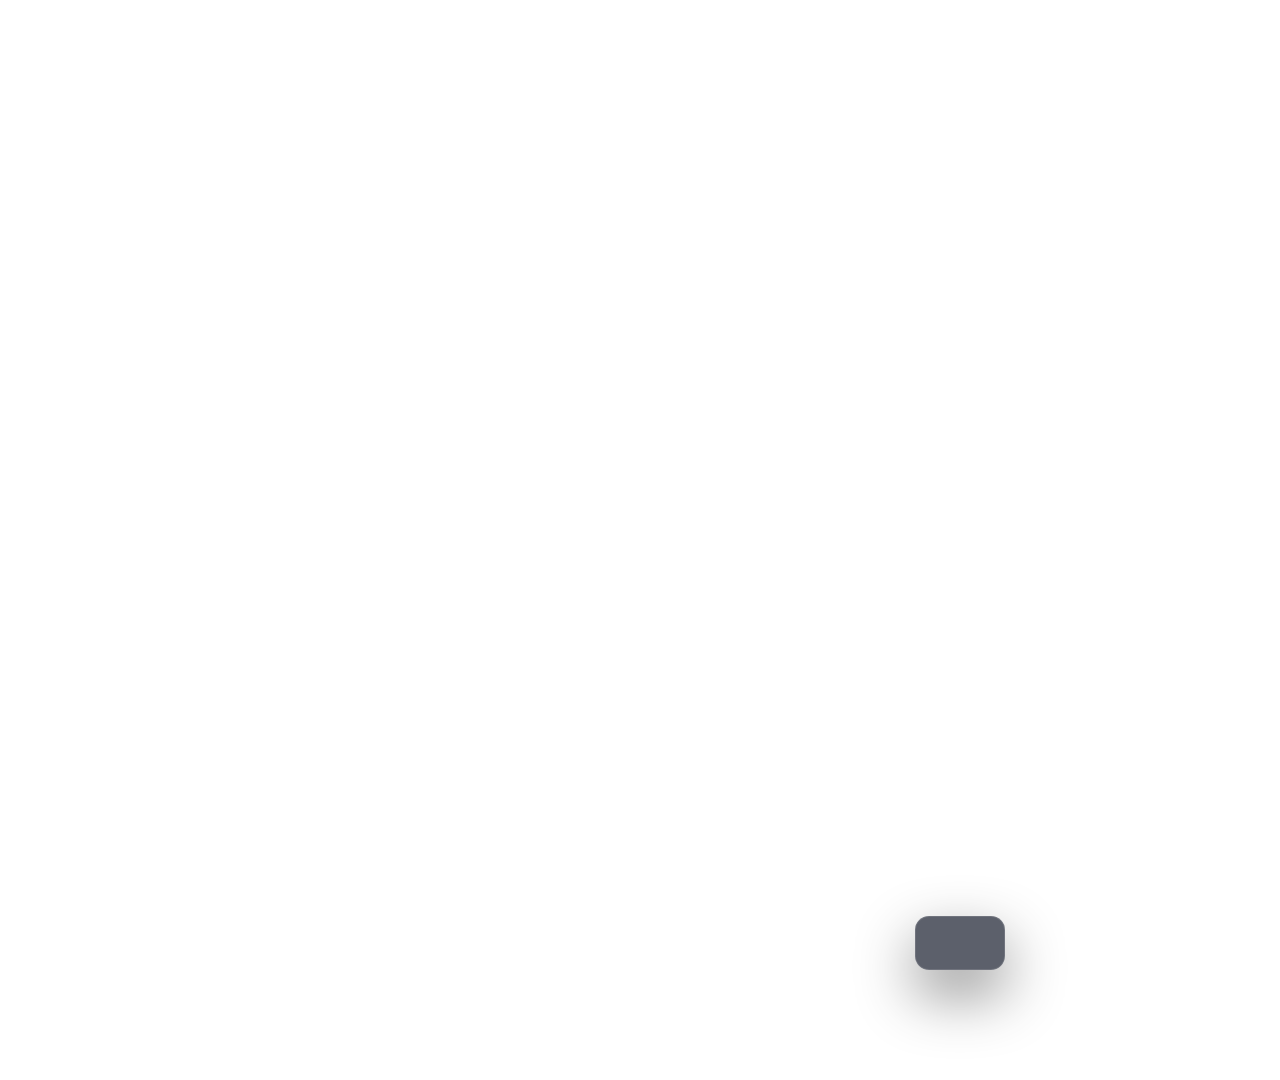
<file: skills/video-editor/scene-library/subtitle-bar.html>
<!doctype html>
<html><head><meta charset="utf-8"><title>subtitle-bar</title>
<link rel="preconnect" href="https://fonts.googleapis.com"><link rel="preconnect" href="https://fonts.gstatic.com" crossorigin>
<link href="https://fonts.googleapis.com/css2?family=Inter:wght@500;600;700;800&display=swap" rel="stylesheet">
<link rel="stylesheet" href="../brand/tokens.css">
<style>
  .sub-wrap {
    position: absolute; left: 50%; bottom: 110px; transform: translateX(-50%) translateY(20px);
    max-width: 1200px; padding: 26px 44px;
    background: rgba(16,22,38,0.68);
    -webkit-backdrop-filter: blur(24px); backdrop-filter: blur(24px);
    border: 1px solid rgba(255,255,255,0.12);
    border-radius: 14px;
    box-shadow: 0 24px 60px rgba(0,0,0,0.45);
    text-align: center;
    opacity: 0; transition: opacity 500ms ease, transform 500ms cubic-bezier(.2,.7,.2,1);
  }
  .sub-wrap.visible { opacity: 1; transform: translateX(-50%) translateY(0); }
  .sub-text {
    font-size: 44px; font-weight: 700; letter-spacing: -0.02em; line-height: 1.2;
    color: #f6f9ff;
    text-shadow: 0 2px 24px rgba(0,0,0,0.5);
  }
  .sub-text .hl {
    background: linear-gradient(135deg,#8baeeb 0%,#b5d0f4 100%);
    -webkit-background-clip: text; background-clip: text; color: transparent;
  }
  .sub-text .dim { color: rgba(246,249,255,0.55); font-weight: 600; }
</style></head>
<body>
<div class="stage" id="stage">
  <div class="sub-wrap" id="wrap">
    <div class="sub-text" id="text"></div>
  </div>
</div>
<script>
  window.__READY__ = false;
  window.addEventListener('load', async () => {
    const P = window.__PROPS__ || {};
    const el = document.getElementById('text');
    // Supports either plain text OR {segments: [{text, style}]} where style in ["normal","hl","dim"]
    if (Array.isArray(P.segments)) {
      el.innerHTML = P.segments.map(s => {
        const cls = s.style && s.style !== "normal" ? s.style : "";
        return `<span class="${cls}">${(s.text || "").replace(/[&<>]/g, c => ({'&':'&amp;','<':'&lt;','>':'&gt;'}[c]))}</span>`;
      }).join(" ");
    } else {
      el.textContent = P.text || '';
    }
    setTimeout(() => document.getElementById('wrap').classList.add('visible'), 80);
    await document.fonts.ready;
    window.__READY__ = true;
  });
</script>
</body></html>
</file>
<file: skills/video-editor/scene-library/text-callout.html>
<!doctype html>
<html><head><meta charset="utf-8"><title>text-callout</title>
<link rel="preconnect" href="https://fonts.googleapis.com"><link rel="preconnect" href="https://fonts.gstatic.com" crossorigin>
<link href="https://fonts.googleapis.com/css2?family=Inter:wght@400;600;700;800&display=swap" rel="stylesheet">
<link rel="stylesheet" href="../brand/tokens.css">
<style>
  .caption {
    position: absolute;
    padding: 28px 40px;
    font-size: 56px; font-weight: 700;
    letter-spacing: -0.025em; line-height: 1.15;
    max-width: 640px;
  }
  .caption .w {
    display: inline-block; transition: color 120ms ease, transform 120ms ease;
    color: rgba(10,20,40,0.42);
    margin-right: 14px;
  }
  .caption .w.hit {
    color: var(--aw-primary);
    transform: translateY(-2px);
  }
  .caption .w.emph { font-weight: 800; }
  .layout-A.side-right .caption { right: 80px; top: 50%; transform: translateY(-50%); }
  .layout-A.side-left  .caption { left: 80px; top: 50%; transform: translateY(-50%); }
  .layout-B .caption { left: 80px; top: 50%; transform: translateY(-50%); max-width: 1100px; font-size: 84px; }
</style></head>
<body>
<div class="stage" id="stage">
  <div class="caption card enter" id="cap"></div>
</div>
<script>
  window.__READY__ = false;
  window.addEventListener('load', async () => {
    const P = window.__PROPS__ || {};
    const stage = document.getElementById('stage');
    stage.classList.add('layout-' + (P.layout || 'A'));
    if ((P.layout || 'A') === 'A') stage.classList.add('side-' + (P.side || 'right'));
    const cap = document.getElementById('cap');
    const words = P.words && P.words.length ? P.words : (P.text || '').split(/\s+/).map(t => ({text:t}));
    const beatStart = (P.beat_start_ms || 0);
    words.forEach((w, i) => {
      const span = document.createElement('span');
      span.className = 'w' + (w.emph ? ' emph' : '');
      span.textContent = w.text;
      span.dataset.start = (w.start_ms != null) ? (w.start_ms - beatStart) : -1;
      span.dataset.end   = (w.end_ms   != null) ? (w.end_ms   - beatStart) : -1;
      cap.appendChild(span);
    });
    await document.fonts.ready;
    const start = performance.now();
    function tick() {
      const t = performance.now() - start;
      cap.querySelectorAll('.w').forEach(el => {
        const s = +el.dataset.start, e = +el.dataset.end;
        if (s >= 0 && t >= s && t <= e + 400) el.classList.add('hit');
      });
      requestAnimationFrame(tick);
    }
    requestAnimationFrame(tick);
    window.__READY__ = true;
  });
</script>
</body></html>
</file>
<file: skills/video-editor/brand/tokens.css>
:root {
  --aw-primary: #386cda;
  --aw-blue-mid: #618de2;
  --aw-blue-soft: #8baeeb;
  --aw-blue-pale: #b5d0f4;
  --aw-bg-light: #f9f8fd;
  --aw-bg-dark: #0a1428;
  --aw-text-dark: #0a1428;
  --aw-text-light: #f9f8fd;
  --aw-gradient: linear-gradient(135deg, #618de2 0%, #8baeeb 100%);
  --aw-gradient-primary: linear-gradient(135deg, #386cda 0%, #618de2 100%);
  --aw-radius: 16px;
  --aw-radius-sm: 8px;
  --aw-shadow: 0 20px 60px rgba(10,20,40,0.25);
  --aw-shadow-sm: 0 8px 24px rgba(10,20,40,0.18);
  --aw-glass-light: rgba(255,255,255,0.72);
  --aw-glass-dark: rgba(10,20,40,0.55);
  --aw-border-light: 1px solid rgba(255,255,255,0.5);
  --aw-border-dark: 1px solid rgba(255,255,255,0.12);
  --aw-font: 'Inter', -apple-system, BlinkMacSystemFont, sans-serif;
  --aw-track-tight: -0.03em;
  --aw-track-med: -0.02em;
}

* { box-sizing: border-box; }
html, body {
  margin: 0;
  padding: 0;
  width: 1920px;
  height: 1080px;
  overflow: hidden;
  background: transparent;
  font-family: var(--aw-font);
  letter-spacing: var(--aw-track-tight);
  color: var(--aw-text-dark);
  -webkit-font-smoothing: antialiased;
  font-feature-settings: 'ss01','ss02','cv11';
}

.stage {
  position: relative;
  width: 1920px;
  height: 1080px;
}

.card {
  background: var(--aw-glass-light);
  -webkit-backdrop-filter: blur(20px);
  backdrop-filter: blur(20px);
  border: var(--aw-border-light);
  border-radius: var(--aw-radius);
  box-shadow: var(--aw-shadow);
  padding: 32px 40px;
}

.card.dark {
  background: var(--aw-glass-dark);
  border: var(--aw-border-dark);
  color: var(--aw-text-light);
}

.enter {
  opacity: 0;
  animation: awEnter 300ms cubic-bezier(.2,.7,.2,1) forwards;
}
.exit {
  animation: awExit 200ms ease forwards;
}
@keyframes awEnter {
  from { opacity: 0; }
  to   { opacity: 1; }
}
@keyframes awExit {
  to { opacity: 0; }
}

.pip-slot-a-left { position: absolute; left: 80px; top: 50%; transform: translateY(-50%); }
.pip-slot-a-right { position: absolute; right: 80px; top: 50%; transform: translateY(-50%); }
.pip-slot-b-fullstage { position: absolute; left: 80px; top: 80px; right: 360px; bottom: 80px; }
</file>
